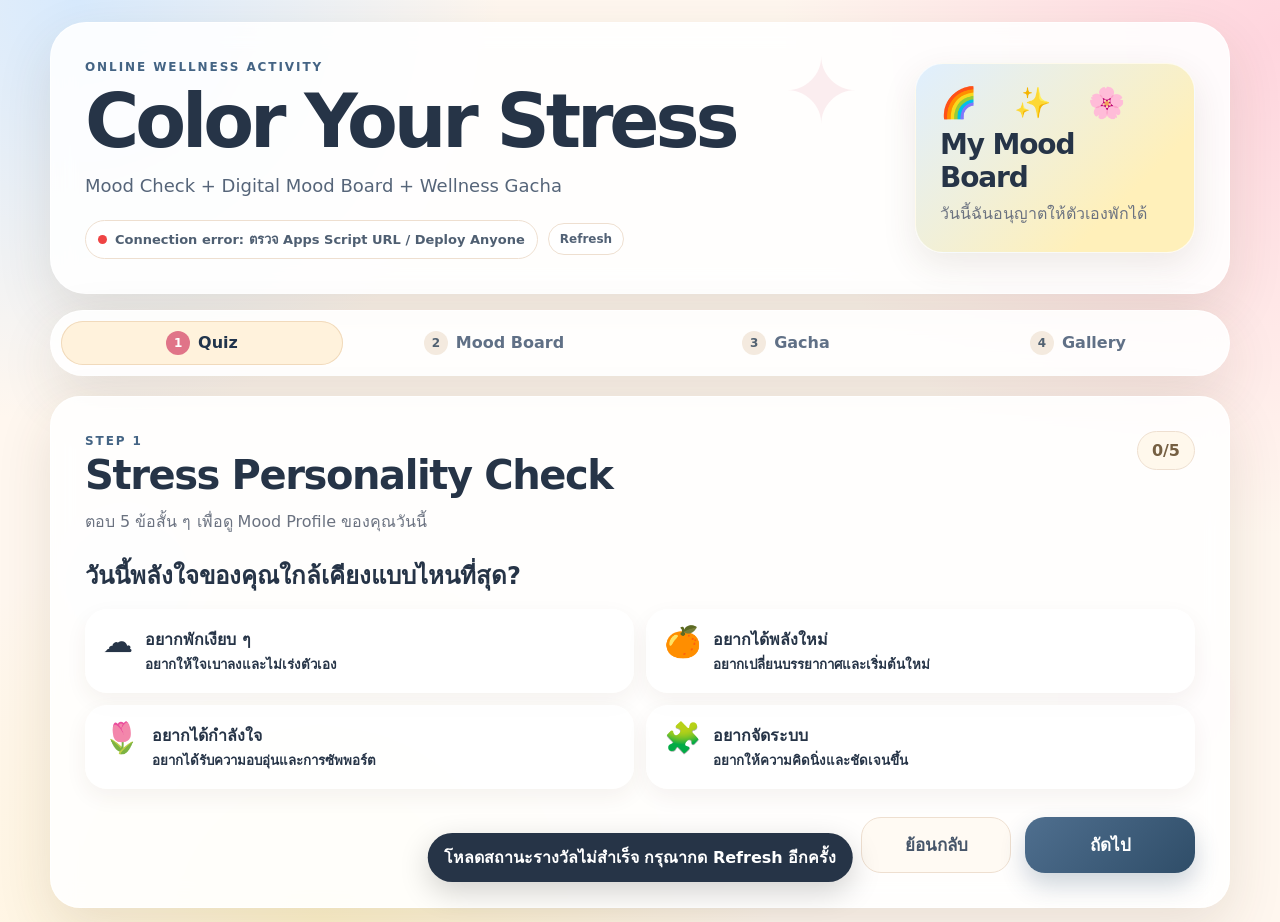
<file: index.html>
<!DOCTYPE html>
<html lang="th">
<head>
  <meta charset="utf-8">
  <meta name="viewport" content="width=device-width, initial-scale=1, viewport-fit=cover">
  <title>Color Your Stress | Wellness Gacha</title>
  <meta name="description" content="Color Your Stress: Mood Profile, Digital Mood Board, Wellness Gacha, Mood Board Gallery">
  <link rel="icon" href="data:image/svg+xml,%3Csvg xmlns='http://www.w3.org/2000/svg' viewBox='0 0 100 100'%3E%3Ctext y='.9em' font-size='88'%3E%F0%9F%8E%A8%3C/text%3E%3C/svg%3E">
  <link rel="stylesheet" href="styles.css?v=36">
</head>
<body>
  <div class="soft-bg" aria-hidden="true"></div>
  <div class="app-shell">
    <header class="hero cute-card">
      <div class="hero-copy">
        <p class="eyebrow">ONLINE WELLNESS ACTIVITY</p>
        <h1>Color Your Stress</h1>
        <p class="subtitle">Mood Check + Digital Mood Board + Wellness Gacha</p>
        <div class="status-row">
          <div id="apiStatus" class="api-badge"><span class="api-dot live"></span><span>ระบบพร้อมใช้งาน</span></div>
          <button class="tiny-btn" onclick="refreshAll()">Refresh</button>
        </div>
      </div>
      <div class="hero-preview" aria-hidden="true">
        <div class="preview-board">
          <span>🌈 ✨ 🌸</span>
          <h3>My Mood Board</h3>
          <p>วันนี้ฉันอนุญาตให้ตัวเองพักได้</p>
        </div>
      </div>
    </header>

    <main>
      <nav class="stepper cute-card" aria-label="Activity Steps">
        <button id="navQuiz" class="step-dot active" onclick="goStep('stepQuiz')"><span>1</span>Quiz</button>
        <button id="navDecorate" class="step-dot" onclick="guardDecorateNav()"><span>2</span>Mood Board</button>
        <button id="navGacha" class="step-dot" onclick="guardGachaNav()"><span>3</span>Gacha</button>
        <button id="navWall" class="step-dot" onclick="goStep('stepWall')"><span>4</span>Gallery</button>
      </nav>

      <section id="stepQuiz" class="panel step active">
        <div class="section-head">
          <div>
            <p class="eyebrow">Step 1</p>
            <h2>Stress Personality Check</h2>
            <p>ตอบ 5 ข้อสั้น ๆ เพื่อดู Mood Profile ของคุณวันนี้</p>
          </div>
          <span class="progress" id="quizProgress">0/5</span>
        </div>
        <div id="quizBox" class="quiz-box"></div>
        <div class="button-row quiz-actions">
          <button class="ghost quiz-nav-btn" onclick="prevQuiz()">ย้อนกลับ</button>
          <button class="primary quiz-nav-btn" id="quizNextBtn" onclick="nextQuiz()">ถัดไป</button>
        </div>
      </section>

      <section id="stepDecorate" class="panel step">
        <div class="section-head">
          <div>
            <p class="eyebrow">Step 2</p>
            <h2>Decorate Your Mood Board</h2>
            <p>เพิ่มสติกเกอร์ อีโมจิ รูปภาพ และข้อความ แล้วลาก / ย่อขยาย / ลบได้อิสระ</p>
          </div>
          <span class="progress" id="profileBadge">Mood Profile</span>
        </div>

        <div class="decorate-layout">
          <div class="toolbox cute-card">
            <div class="mini-tabs">
              <button class="mini-tab active" data-tab="decor" onclick="switchToolTab('decor')">Decor</button>
              <button class="mini-tab" data-tab="text" onclick="switchToolTab('text')">Text</button>
              <button class="mini-tab" data-tab="info" onclick="switchToolTab('info')">Info</button>
            </div>

            <div class="tool-tab" id="tool-info">
              <label>ชื่อ / Nickname *</label>
              <input id="nameInput" placeholder="เช่น Friendly" oninput="syncBoardText()">

              <label>Employee ID * <span class="muted">(ใช้กันหมุนซ้ำ)</span></label>
              <input id="employeeInput" inputmode="numeric" placeholder="เช่น 613363 หรือ EMP001">

              <label>ทีม / แผนก</label>
              <input id="teamInput" placeholder="เช่น CES / EHS / CAL-MED">

              <label>คำให้กำลังใจวันนี้</label>
              <textarea id="affirmInput" maxlength="180" placeholder="เช่น วันนี้ฉันไม่ต้องสมบูรณ์แบบ แค่ค่อย ๆ ดีขึ้นก็พอ" oninput="syncBoardText()"></textarea>
            </div>

            <div class="tool-tab active" id="tool-decor">
              <label>เลือก Mood Color</label>
              <div class="swatches" id="swatches"></div>
              <div class="color-picker-row">
                <input id="customColorInput" type="color" value="#ffe1e7" aria-label="เลือกสีเอง">
                <button class="ghost small" onclick="applyCustomMoodColor()">ใช้สีนี้</button>
              </div>

              <label>Sticker / Emoji</label>
              <div class="stickers" id="stickerPalette"></div>

              <label>เพิ่ม Emoji เอง</label>
              <div class="inline-control">
                <input id="customEmojiInput" placeholder="เช่น 🧸">
                <button class="ghost" onclick="addCustomEmoji()">เพิ่ม</button>
              </div>

              <label>เพิ่มรูปภาพทำ Collage</label>
              <input id="imageInput" type="file" accept="image/*" multiple onchange="handleImageUpload(event)">
              <p class="hint">แนะนำไม่เกิน 3 รูป ระบบจะบีบอัดภาพเพื่อให้บันทึกเร็วขึ้น</p>
            </div>

            <div class="tool-tab" id="tool-text">
              <label>เพิ่มข้อความตกแต่ง</label>
              <div class="inline-control">
                <input id="customTextInput" placeholder="เช่น You did well today">
                <button class="ghost" onclick="addTextItem()">เพิ่ม</button>
              </div>
              <label>ขนาดตัวอักษร</label>
              <input id="textSizeRange" type="range" min="14" max="46" value="24">

              <label>สีข้อความ</label>
              <div class="color-picker-row">
                <input id="textColorInput" type="color" value="#2f4054" aria-label="เลือกสีข้อความ">
                <button class="ghost small" onclick="matchTextColorToMood()">ใช้สีเดียวกับ Mood</button>
              </div>
              <div class="button-row dense">
                <button class="ghost" onclick="removeSelectedItem()">ลบชิ้นที่เลือก</button>
                <button class="ghost" onclick="clearBoardItems()">Reset Mood Board</button>
              </div>
            </div>

            <div class="sticky-actions">
              <button class="ghost reset-board-btn" onclick="clearBoardItems()">🧽 Reset Mood Board</button>
              <button class="submit-board-btn" id="submitBoardBtn" onclick="prepareGacha()">💖 ส่ง Mood Board + ไปหมุน Gacha</button>
            </div>
          </div>

          <div class="board-wrap">
            <div id="cooldownCard" class="cooldown-card theme-0">
              <div class="card-bg-deco deco-a">○</div>
              <div class="card-bg-deco deco-b">✦</div>
              <div class="card-topline">MY MOOD BOARD</div>
              <h3 id="cardName">Your Name</h3>
              <p id="cardProfile">Mood Profile</p>
              <div id="boardCanvas" class="board-canvas" aria-label="Decorate board canvas"></div>
              <p id="cardAffirm">วันนี้ฉันอนุญาตให้ตัวเองพักได้</p>
            </div>
            <div class="board-help">💡 แตะชิ้นงานเพื่อเลือก / ลากเพื่อขยับ / ↻ หมุน / ↘ ย่อขยาย / × ลบ / รูปภาพกด Crop เพื่อครอป</div>
          </div>
        </div>
      </section>

      <section id="stepGacha" class="panel step">
        <div class="section-head">
          <div>
            <p class="eyebrow">Step 3</p>
            <h2>Wellness Gacha</h2>
            <p>ตอบ Evaluation สั้น ๆ แล้วระบบจะหมุนวงล้อให้ทันที</p>
          </div>
        </div>

        <div class="gacha-layout">
          <div class="spin-card cute-card">
            <div class="pointer">▼</div>
            <div id="wheel" class="wheel" aria-label="Wellness Gacha Wheel">
              <span class="wheel-center">Wellness<br>Gacha<small id="wheelLeftText">80 left</small></span>
            </div>
            <div id="spinResult" class="result-box">พร้อมหมุนแล้ว ✨</div>
            <button id="spinBtn" class="primary big" onclick="openEvaluationModal()">ประเมิน + หมุนวงล้อ</button>
          </div>

          <aside class="prize-panel cute-card">
            <div class="section-head compact">
              <div>
                <p class="eyebrow">Prize Status</p>
                <h3>รางวัลที่เหลือ</h3>
              </div>
              <button class="tiny-btn" onclick="loadPrizeStatus()">Refresh</button>
            </div>
            <div class="pool-stats" id="poolStats"></div>
            <h3 class="recent-title">Recent Gacha</h3>
            <div id="recentGachaList" class="recent-list"></div>
          </aside>
        </div>
      </section>

      <section id="stepWall" class="panel step">
        <div class="section-head">
          <div>
            <p class="eyebrow">Step 4</p>
            <h2>Mood Board Gallery</h2>
            <p>รวม Mood Board ที่ส่งแล้ว แตะหัวใจเพื่อส่งกำลังใจให้กัน</p>
          </div>
          <button class="ghost" onclick="refreshWall()">Refresh Gallery</button>
        </div>
        <div id="wallBox" class="wall-grid padlet-grid"></div>
      </section>
    </main>
  </div>

  <div id="profileModal" class="modal-backdrop hidden" role="dialog" aria-modal="true">
    <div class="modal-card cute-card profile-modal-card">
      <button class="modal-close" onclick="closeProfileModal()" aria-label="Close">×</button>
      <div id="profileModalContent"></div>
    </div>
  </div>

  <div id="evaluationModal" class="modal-backdrop hidden" role="dialog" aria-modal="true">
    <div class="modal-card cute-card">
      <button class="modal-close" onclick="closeEvaluationModal()" aria-label="Close">×</button>
      <p class="eyebrow">Last Step</p>
      <h2>Evaluation ก่อนหมุน Gacha</h2>
      <p>ตอบสั้น ๆ แล้ววงล้อจะเริ่มหมุนทันที</p>
      <div class="eval-grid form-style">
        <label>1. ความพึงพอใจโดยรวมต่อกิจกรรม <span class="required">*</span></label>
        <div id="evalOverallStars" class="star-rating" aria-label="ให้คะแนนความพึงพอใจ">
          <button type="button" onclick="setEvalOverall(1)">☆</button>
          <button type="button" onclick="setEvalOverall(2)">☆</button>
          <button type="button" onclick="setEvalOverall(3)">☆</button>
          <button type="button" onclick="setEvalOverall(4)">☆</button>
          <button type="button" onclick="setEvalOverall(5)">☆</button>
        </div>
        <input id="evalOverall" type="hidden" value="0">

        <label>2. หลังจบกิจกรรมรู้สึกอย่างไร <span class="required">*</span><small>(เลือกได้เพียง 1 ข้อ)</small></label>
        <div class="check-list" id="evalFeelings">
          <label><input type="radio" name="evalFeeling" value="ผ่อนคลาย"> 😊 ผ่อนคลาย</label>
          <label><input type="radio" name="evalFeeling" value="มีความสุข"> 😄 มีความสุข</label>
          <label><input type="radio" name="evalFeeling" value="ได้ใช้เวลากับตัวเอง"> 🧘 ได้ใช้เวลากับตัวเอง</label>
          <label><input type="radio" name="evalFeeling" value="ได้พูดคุยกับเพื่อนร่วมงาน"> 🤝 ได้พูดคุยกับเพื่อนร่วมงาน</label>
          <label><input type="radio" name="evalFeeling" value="เฉย ๆ"> 😐 เฉย ๆ</label>
          <label class="other-inline"><input type="radio" name="evalFeeling" value="Other"> Other <input id="evalFeelingOther" placeholder="ระบุเพิ่มเติม"></label>
        </div>

        <label>3. อยากให้มีกิจกรรมลักษณะนี้อีกหรือไม่ <span class="required">*</span></label>
        <div class="radio-list" id="evalWantAgain">
          <label><input type="radio" name="wantAgain" value="อยากมาก"> อยากมาก</label>
          <label><input type="radio" name="wantAgain" value="อยาก"> อยาก</label>
          <label><input type="radio" name="wantAgain" value="เฉยๆ"> เฉยๆ</label>
          <label><input type="radio" name="wantAgain" value="ไม่ต้องมีก็ได้"> ไม่ต้องมีก็ได้</label>
        </div>

        <label>4. ข้อเสนอแนะเพิ่มเติม (ถ้ามี)</label>
        <textarea id="evalComment" placeholder="Enter your answer"></textarea>
      </div>
      <div class="button-row end">
        <button class="ghost" onclick="closeEvaluationModal()">กลับไปแก้ไข</button>
        <button class="primary" onclick="submitEvaluationAndSpin()">ส่งประเมิน + หมุนวงล้อ</button>
      </div>
    </div>
  </div>

  <div id="resultModal" class="modal-backdrop hidden" role="dialog" aria-modal="true">
    <div class="modal-card result-modal cute-card">
      <button class="modal-close" onclick="closeResultModal()" aria-label="Close">×</button>
      <div id="resultModalContent"></div>
    </div>
  </div>

  <div id="loadingOverlay" class="loading-backdrop hidden" role="status" aria-live="polite">
    <div class="loading-card cute-card">
      <div class="loader-heart">💗</div>
      <strong id="loadingTitle">กำลังบันทึกข้อมูล</strong>
      <p id="loadingText">กรุณารอสักครู่...</p>
    </div>
  </div>

  <div id="toast" class="toast"></div>
  <script src="config.js?v=36"></script>
  <script src="app.js?v=36"></script>
</body>
</html>
</file>
<file: styles.css>
:root {
  --bg: #fff7ef;
  --paper: rgba(255,255,255,.88);
  --paper-solid: #ffffff;
  --text: #263447;
  --muted: #6b7280;
  --line: #eedfd0;
  --cream: #fff8ec;
  --pink: #ffe1e7;
  --pink-2: #ffd1dc;
  --blue: #dfefff;
  --mint: #e3f3dc;
  --lav: #e8ddff;
  --yellow: #fff0ba;
  --peach: #ffe1c5;
  --primary: #4f6f8f;
  --primary-dark: #2f4d68;
  --rose: #e07488;
  --green: #77a56c;
  --shadow: 0 20px 55px rgba(77, 56, 35, .12);
  --soft-shadow: 0 12px 35px rgba(77, 56, 35, .10);
  --radius: 30px;
}

* { box-sizing: border-box; }
html { scroll-behavior: smooth; }
body {
  margin: 0;
  min-height: 100vh;
  font-family: Inter, ui-sans-serif, system-ui, -apple-system, BlinkMacSystemFont, "Segoe UI", Tahoma, sans-serif;
  color: var(--text);
  background:
    radial-gradient(circle at 6% 0%, rgba(210,232,255,.88), transparent 28%),
    radial-gradient(circle at 100% 4%, rgba(255,207,219,.85), transparent 32%),
    radial-gradient(circle at 25% 100%, rgba(255,240,186,.65), transparent 34%),
    var(--bg);
}
button, input, textarea, select { font: inherit; }
button { -webkit-tap-highlight-color: transparent; }
.soft-bg::before,
.soft-bg::after {
  content: "";
  position: fixed;
  border-radius: 999px;
  filter: blur(6px);
  opacity: .45;
  pointer-events: none;
  z-index: -1;
}
.soft-bg::before { width: 180px; height: 180px; right: 4%; bottom: 12%; background: var(--pink); }
.soft-bg::after { width: 130px; height: 130px; left: 5%; bottom: 28%; background: var(--blue); }
.app-shell { width: min(1180px, calc(100% - 28px)); margin: 22px auto 72px; }
.cute-card,
.panel {
  background: var(--paper);
  border: 1px solid rgba(255,255,255,.78);
  box-shadow: var(--shadow);
  backdrop-filter: blur(12px);
}
.hero {
  display: grid;
  grid-template-columns: minmax(0, 1fr) 320px;
  gap: 22px;
  padding: clamp(22px, 4vw, 34px);
  border-radius: 36px;
  overflow: hidden;
  position: relative;
}
.hero::after {
  content: "✦";
  position: absolute;
  font-size: 90px;
  color: rgba(224,116,136,.12);
  right: 370px;
  top: 16px;
}
.eyebrow {
  margin: 0 0 8px;
  font-size: 12px;
  letter-spacing: .16em;
  text-transform: uppercase;
  color: #446484;
  font-weight: 900;
}
h1, h2, h3 { color: var(--text); margin-top: 0; }
h1 { margin: 0; font-size: clamp(40px, 7vw, 74px); line-height: .95; letter-spacing: -.055em; }
h2 { font-size: clamp(26px, 4vw, 40px); letter-spacing: -.035em; margin-bottom: 10px; }
h3 { font-size: 22px; margin-bottom: 8px; }
p { color: var(--muted); line-height: 1.75; }
.subtitle { margin: 14px 0 0; font-size: 18px; color: #566579; }
.status-row { display: flex; flex-wrap: wrap; align-items: center; gap: 10px; margin-top: 18px; }
.api-badge {
  display: inline-flex;
  align-items: center;
  gap: 8px;
  border: 1px solid var(--line);
  background: rgba(255,255,255,.75);
  border-radius: 999px;
  padding: 8px 12px;
  font-size: 13px;
  font-weight: 800;
  color: #4f5f72;
}
.api-dot { width: 9px; height: 9px; border-radius: 99px; background: #f59e0b; }
.api-dot.live { background: #22c55e; }
.api-dot.demo { background: #f59e0b; }
.api-dot.off { background: #ef4444; }
.hero-prize-card {
  border-radius: 28px;
  padding: 24px;
  background: linear-gradient(135deg, #dfefff, #fff0ba 72%);
  display: grid;
  align-content: center;
  gap: 4px;
  min-height: 180px;
  border: 1px solid rgba(255,255,255,.62);
}
.hero-prize-card strong { font-size: 34px; letter-spacing: -.04em; }
.sprinkle { font-size: 26px; display: block; margin-bottom: 4px; }
.panel { display: none; margin-top: 20px; border-radius: var(--radius); padding: clamp(20px, 4vw, 34px); }
.panel.active, .step.active { display: block; animation: fadeIn .28s ease both; }
@keyframes fadeIn { from { opacity: 0; transform: translateY(10px); } to { opacity: 1; transform: translateY(0); } }
.hidden { display: none !important; }
.stepper {
  display: grid;
  grid-template-columns: repeat(5, 1fr);
  gap: 8px;
  padding: 10px;
  border-radius: 999px;
  margin-top: 16px;
  overflow: auto;
}
.step-dot {
  border: 0;
  background: transparent;
  color: #607086;
  border-radius: 999px;
  padding: 10px 12px;
  cursor: pointer;
  font-weight: 900;
  white-space: nowrap;
  transition: .18s ease;
}
.step-dot span {
  display: inline-grid;
  place-items: center;
  width: 22px;
  height: 22px;
  margin-right: 6px;
  border-radius: 50%;
  background: #f4eadf;
  color: #516171;
  font-size: 12px;
}
.step-dot.active { background: #fff2dc; color: #21344c; box-shadow: inset 0 0 0 1px #f1dabc; }
.step-dot.active span { background: var(--rose); color: white; }
.intro-grid { display: grid; grid-template-columns: minmax(0, 1fr) 360px; gap: 28px; align-items: center; }
.pill-row { display: flex; flex-wrap: wrap; gap: 10px; margin: 22px 0; }
.pill { background: rgba(255,255,255,.7); border: 1px solid var(--line); color: #41556a; padding: 10px 14px; border-radius: 999px; font-weight: 900; font-size: 13px; }
button {
  border: 0;
  border-radius: 16px;
  padding: 12px 16px;
  cursor: pointer;
  font-weight: 900;
  color: var(--text);
  transition: transform .16s ease, box-shadow .16s ease, opacity .16s ease;
}
button:hover { transform: translateY(-1px); }
button:disabled { opacity: .55; cursor: not-allowed; transform: none; }
.primary { background: linear-gradient(135deg, var(--primary), var(--primary-dark)); color: white; box-shadow: 0 12px 25px rgba(47,77,104,.24); }
.ghost { background: #fffaf3; color: #47566a; border: 1px solid var(--line); }
.big { padding: 15px 22px; font-size: 16px; }
.small { padding: 9px 12px; font-size: 13px; }
.tiny-btn { background: rgba(255,255,255,.65); border: 1px solid var(--line); padding: 8px 11px; border-radius: 999px; color: #526276; font-size: 12px; }
.button-row { display: flex; flex-wrap: wrap; gap: 12px; align-items: center; margin-top: 20px; }
.button-row.end { justify-content: flex-end; }
.button-row.dense { gap: 8px; margin-top: 12px; }
.mock-phone {
  border-radius: 36px;
  padding: 22px;
  background: linear-gradient(145deg, #ffffff, #fff3f3);
  box-shadow: var(--soft-shadow);
  min-height: 330px;
  display: grid;
  place-items: center;
  transform: rotate(1.5deg);
}
.mini-board {
  border-radius: 30px;
  padding: 34px 22px;
  background: linear-gradient(135deg, var(--pink), #fff6ed);
  min-height: 260px;
  text-align: center;
  position: relative;
  overflow: hidden;
}
.mini-board::after { content: ""; position: absolute; right: -28px; bottom: -30px; width: 116px; height: 116px; border-radius: 50%; background: rgba(255,255,255,.5); }
.badge-floating { background: #fffaf3; border: 1px solid var(--line); color: #7a5b42; border-radius: 999px; padding: 7px 12px; font-weight: 900; font-size: 12px; }
.emoji-cloud { margin-top: 28px; font-size: 38px; }
.section-head { display: flex; justify-content: space-between; align-items: flex-start; gap: 18px; margin-bottom: 20px; }
.section-head.compact { align-items: center; margin-bottom: 12px; }
.section-head p { margin: 0; }
.progress { background: #fff8ec; border: 1px solid var(--line); color: #755f42; border-radius: 999px; padding: 9px 14px; font-weight: 900; white-space: nowrap; }
.quiz-box { display: grid; gap: 14px; }
.quiz-question { font-size: 24px; font-weight: 900; color: var(--text); }
.quiz-options { display: grid; grid-template-columns: repeat(2, 1fr); gap: 12px; }
.quiz-option {
  display: flex;
  gap: 12px;
  align-items: flex-start;
  text-align: left;
  background: rgba(255,255,255,.8);
  border: 2px solid transparent;
  padding: 16px;
  border-radius: 22px;
  box-shadow: 0 8px 22px rgba(77,56,35,.06);
}
.quiz-option .emoji { font-size: 30px; line-height: 1; }
.quiz-option strong { display: block; margin-bottom: 2px; }
.quiz-option.selected { border-color: var(--rose); background: #fff4f6; }
.decorate-layout { display: grid; grid-template-columns: 390px minmax(0, 1fr); gap: 24px; align-items: flex-start; }
.toolbox { border-radius: 28px; padding: 18px; position: sticky; top: 16px; }
.mini-tabs, .prize-tabs { display: flex; gap: 8px; margin-bottom: 16px; overflow-x: auto; }
.mini-tab { background: #fffaf3; border: 1px solid var(--line); color: #6a5a48; padding: 9px 12px; border-radius: 999px; font-size: 13px; white-space: nowrap; }
.mini-tab.active { background: var(--pink); color: #4f2f3a; border-color: #f5bfca; }
.tool-tab { display: none; }
.tool-tab.active { display: block; }
label { display: block; margin: 14px 0 7px; color: #34495e; font-size: 14px; font-weight: 900; }
input, textarea, select {
  width: 100%;
  border: 1px solid var(--line);
  background: rgba(255,255,255,.78);
  color: var(--text);
  border-radius: 16px;
  padding: 12px 13px;
  outline: none;
}
textarea { resize: vertical; min-height: 88px; }
input:focus, textarea:focus, select:focus { border-color: #d7a7ad; box-shadow: 0 0 0 4px rgba(224,116,136,.10); }
.muted, .hint { color: var(--muted); font-size: 12px; }
.inline-control { display: grid; grid-template-columns: 1fr auto; gap: 8px; }
.swatches, .stickers { display: flex; flex-wrap: wrap; gap: 8px; }
.swatch {
  width: 40px; height: 40px; border-radius: 14px;
  border: 2px solid white; box-shadow: inset 0 0 0 1px #dfd0c2, 0 4px 10px rgba(0,0,0,.04); cursor: pointer;
}
.swatch.active { outline: 3px solid #90b7de; }
.sticker-btn {
  min-width: 46px;
  height: 42px;
  display: grid;
  place-items: center;
  font-size: 22px;
  background: #fffaf3;
  border: 1px solid var(--line);
  border-radius: 14px;
  padding: 0;
}
.sticky-actions { position: sticky; bottom: 0; background: linear-gradient(180deg, transparent, rgba(255,255,255,.96) 24%); padding-top: 14px; }
.board-wrap { display: grid; justify-items: center; gap: 10px; min-width: 0; }
.cooldown-card {
  width: min(100%, 520px);
  aspect-ratio: 4 / 3;
  min-height: 390px;
  border-radius: 34px;
  padding: 26px;
  position: relative;
  overflow: hidden;
  box-shadow: var(--shadow);
  border: 1px solid rgba(255,255,255,.9);
  background: linear-gradient(135deg, #ffe1e7, #fff8ec);
  touch-action: none;
}
.cooldown-card.theme-0 { background: linear-gradient(135deg, #ffe1e7, #fff8ec); }
.cooldown-card.theme-1 { background: linear-gradient(135deg, #dfefff, #fff8ec); }
.cooldown-card.theme-2 { background: linear-gradient(135deg, #e3f3dc, #fff8ec); }
.cooldown-card.theme-3 { background: linear-gradient(135deg, #e8ddff, #fff8ec); }
.cooldown-card.theme-4 { background: linear-gradient(135deg, #fff0ba, #ffe1c5); }
.card-bg-deco { position: absolute; pointer-events: none; color: rgba(255,255,255,.52); font-weight: 900; }
.deco-a { right: -18px; bottom: -34px; font-size: 160px; }
.deco-b { right: 30px; top: 24px; font-size: 34px; }
.card-topline { position: relative; z-index: 2; letter-spacing: .18em; font-size: 12px; font-weight: 900; color: #607087; text-transform: uppercase; }
.cooldown-card h3 { position: relative; z-index: 2; font-size: clamp(28px, 5vw, 42px); letter-spacing: -.04em; margin: 18px 0 6px; }
.cooldown-card > p { position: relative; z-index: 2; margin: 0; color: #607087; }
#cardAffirm { position: absolute; left: 26px; right: 26px; bottom: 26px; z-index: 3; color: #506071; max-height: 52px; overflow: hidden; }
.board-canvas { position: absolute; inset: 120px 22px 82px; z-index: 4; overflow: hidden; border-radius: 22px; }
.board-item {
  position: absolute;
  left: 40px; top: 40px;
  min-width: 36px;
  min-height: 36px;
  display: grid;
  place-items: center;
  cursor: grab;
  user-select: none;
  touch-action: none;
  border: 2px solid transparent;
  border-radius: 12px;
  transform-origin: center;
}
.board-item:active { cursor: grabbing; }
.board-item.selected { border-color: rgba(224,116,136,.8); background: rgba(255,255,255,.22); }
.board-item.emoji { font-size: 36px; filter: drop-shadow(0 6px 6px rgba(0,0,0,.10)); }
.board-item.text {
  padding: 6px 10px;
  background: rgba(255,255,255,.55);
  color: #2f4054;
  font-weight: 900;
  white-space: nowrap;
  box-shadow: 0 7px 16px rgba(77,56,35,.08);
}
.board-item.image { background: rgba(255,255,255,.4); overflow: hidden; box-shadow: 0 8px 18px rgba(77,56,35,.14); }
.board-item.image img { width: 100%; height: 100%; object-fit: cover; pointer-events: none; border-radius: 10px; }
.board-help { color: #607087; font-size: 12px; text-align: center; }
.gacha-layout { display: grid; grid-template-columns: minmax(0, .95fr) minmax(330px, .75fr); gap: 24px; align-items: flex-start; }
.spin-card { border-radius: 30px; padding: 28px; display: grid; place-items: center; gap: 18px; min-height: 560px; }
.pointer { color: var(--rose); font-size: 34px; line-height: 1; filter: drop-shadow(0 6px 8px rgba(224,116,136,.22)); }
.wheel {
  width: min(72vw, 330px);
  height: min(72vw, 330px);
  border-radius: 50%;
  background: repeating-conic-gradient(from 0deg, #dfefff 0deg 6deg, #fff0ba 6deg 12deg, #ffe1e7 12deg 18deg, #e3f3dc 18deg 24deg, #e8ddff 24deg 30deg, #fff8ec 30deg 36deg);
  border: 12px solid rgba(255,255,255,.86);
  box-shadow: inset 0 0 0 1px #e8ded4, 0 24px 55px rgba(77,56,35,.14);
  display: grid;
  place-items: center;
  transition: transform 3.6s cubic-bezier(.15,.85,.18,1);
}
.wheel span { display: grid; place-items: center; width: 108px; height: 108px; border-radius: 50%; background: white; color: #40566d; font-weight: 950; text-align: center; box-shadow: 0 8px 20px rgba(0,0,0,.08); }
.result-box {
  width: min(100%, 520px);
  background: #fffaf3;
  border: 1px solid var(--line);
  border-radius: 18px;
  padding: 16px;
  color: #4d5d70;
  text-align: center;
  font-weight: 800;
}
.result-box.loading::after { content: ""; display: inline-block; width: 10px; height: 10px; margin-left: 8px; border: 2px solid #d7c8b8; border-top-color: var(--rose); border-radius: 50%; animation: spin .8s linear infinite; }
@keyframes spin { to { transform: rotate(360deg); } }
.prize-panel { border-radius: 30px; padding: 20px; max-height: 660px; overflow: hidden; }
.pool-stats { display: grid; grid-template-columns: repeat(3, 1fr); gap: 8px; margin-bottom: 12px; }
.pool-stat { background: #fffaf3; border: 1px solid var(--line); border-radius: 18px; padding: 10px; }
.pool-stat span { display: block; color: var(--muted); font-size: 11px; font-weight: 900; }
.pool-stat strong { display: block; font-size: 20px; }
.prize-list, .recent-list { max-height: 420px; overflow: auto; padding-right: 6px; }
.prize-row, .recent-row {
  display: grid;
  grid-template-columns: auto 1fr;
  gap: 10px;
  padding: 10px;
  border-radius: 18px;
  background: rgba(255,255,255,.68);
  border: 1px solid var(--line);
  margin-bottom: 8px;
}
.prize-no { width: 32px; height: 32px; border-radius: 50%; display: grid; place-items: center; background: var(--blue); font-weight: 950; font-size: 12px; color: #41566c; }
.prize-row.claimed { opacity: .45; text-decoration: line-through; display: none; }
.prize-name { font-weight: 900; color: #33475d; }
.prize-type { color: var(--muted); font-size: 12px; }
.wall-grid { display: grid; grid-template-columns: repeat(3, 1fr); gap: 16px; }
.wall-card {
  border-radius: 26px;
  padding: 16px;
  background: rgba(255,255,255,.78);
  border: 1px solid var(--line);
  box-shadow: var(--soft-shadow);
  overflow: hidden;
}
.wall-image { width: 100%; aspect-ratio: 4 / 3; object-fit: cover; border-radius: 20px; background: #fff8ec; border: 1px solid var(--line); margin-bottom: 12px; }
.mini-stickers { font-size: 26px; min-height: 44px; margin-bottom: 8px; }
.vote-btn { width: 100%; background: #fff2dc; border: 1px solid #efd7b7; color: #6f5a3e; }
.admin-grid { display: grid; grid-template-columns: repeat(4, 1fr); gap: 12px; }
.admin-card { border-radius: 22px; background: #fffaf3; border: 1px solid var(--line); padding: 16px; }
.admin-card span { color: var(--muted); font-size: 12px; font-weight: 900; }
.admin-card strong { display: block; font-size: 30px; margin-top: 4px; }
.modal-backdrop {
  position: fixed; inset: 0; z-index: 50;
  background: rgba(38,52,71,.36);
  backdrop-filter: blur(7px);
  display: grid;
  place-items: center;
  padding: 18px;
}
.modal-card { width: min(720px, 100%); max-height: min(90vh, 820px); overflow: auto; border-radius: 30px; padding: 26px; position: relative; }
.modal-close { position: absolute; right: 18px; top: 14px; width: 40px; height: 40px; border-radius: 50%; padding: 0; background: #fff4f6; color: #744b57; }
.eval-grid { display: grid; gap: 8px; }
.result-modal { text-align: center; }
.result-badge { font-size: 60px; margin-bottom: 8px; }
.claim-box { background: #fff8ec; border: 1px dashed #c49c6b; border-radius: 20px; padding: 14px; color: #5c4b38; margin-top: 16px; }
.toast {
  position: fixed; left: 50%; bottom: 18px; transform: translateX(-50%) translateY(20px);
  z-index: 80;
  background: #263447;
  color: white;
  padding: 12px 16px;
  border-radius: 999px;
  opacity: 0;
  pointer-events: none;
  transition: .22s ease;
  box-shadow: 0 10px 30px rgba(0,0,0,.18);
  max-width: min(92vw, 650px);
  text-align: center;
  font-weight: 800;
}
.toast.show { opacity: 1; transform: translateX(-50%) translateY(0); }

@media (max-width: 980px) {
  .hero, .intro-grid, .decorate-layout, .gacha-layout { grid-template-columns: 1fr; }
  .hero-prize-card { min-height: auto; }
  .toolbox { position: static; }
  .wall-grid { grid-template-columns: repeat(2, 1fr); }
  .admin-grid { grid-template-columns: repeat(2, 1fr); }
  .pool-stats { grid-template-columns: repeat(3, 1fr); }
}
@media (max-width: 640px) {
  .app-shell { width: min(100% - 18px, 1180px); margin-top: 10px; }
  .hero, .panel { border-radius: 24px; padding: 18px; }
  .stepper { border-radius: 22px; grid-template-columns: repeat(5, max-content); }
  .step-dot { padding: 8px 10px; font-size: 12px; }
  .quiz-options { grid-template-columns: 1fr; }
  .cooldown-card { min-height: 430px; border-radius: 26px; padding: 20px; }
  .board-canvas { inset: 122px 18px 92px; }
  #cardAffirm { left: 20px; right: 20px; bottom: 20px; }
  .wall-grid { grid-template-columns: 1fr; }
  .admin-grid { grid-template-columns: 1fr; }
  .section-head { display: block; }
  .progress { display: inline-block; margin-top: 8px; }
  .spin-card { min-height: auto; }
  .prize-panel { max-height: none; }
  .prize-list, .recent-list { max-height: 300px; }
  .modal-card { padding: 22px 16px; }
}

/* V4 additions */
.color-picker-row { display: flex; align-items: center; gap: 10px; margin: 8px 0 12px; }
.color-picker-row input[type="color"] { width: 54px; height: 42px; padding: 3px; border-radius: 14px; border: 1px solid var(--line); background: #fffaf3; }
.board-canvas { touch-action: none; }
.board-item { will-change: left, top, transform; }
.pending-badge { display: inline-flex; width: max-content; align-items: center; margin: 6px 0; padding: 4px 8px; border-radius: 999px; background: #fff0ba; color: #6b5731; font-size: 11px; font-weight: 900; }
.required { color: #d86b7e; }
.form-style label small { display: block; color: var(--muted); font-size: 12px; margin-top: 3px; }
.star-rating { display: flex; gap: 10px; padding: 4px 0 14px; }
.star-rating button { width: 38px; height: 38px; border: 0; background: transparent; box-shadow: none; font-size: 30px; line-height: 1; color: #8d92a0; padding: 0; }
.star-rating button.active { color: #d9851f; transform: translateY(-1px) scale(1.04); }
.check-list, .radio-list { display: grid; gap: 8px; margin-bottom: 12px; }
.check-list label, .radio-list label { display: flex; align-items: center; gap: 10px; min-height: 38px; padding: 8px 10px; border: 1px solid rgba(238,223,208,.72); border-radius: 16px; background: rgba(255,250,243,.74); font-weight: 800; }
.check-list input[type="checkbox"], .check-list input[type="radio"], .radio-list input[type="radio"] { width: 18px; height: 18px; accent-color: #d86b7e; }
.other-inline { flex-wrap: wrap; }
.other-inline input[type="text"], .other-inline input:not([type]) { flex: 1 1 180px; min-width: 150px; }
@media (max-width: 640px) {
  .star-rating { gap: 6px; }
  .star-rating button { width: 34px; height: 34px; font-size: 28px; }
  .sticky-actions { position: sticky; bottom: 8px; background: rgba(255,255,255,.86); backdrop-filter: blur(8px); border-radius: 20px; padding: 8px; z-index: 5; }
}

/* ===== V7 performance + cute responsive adjustments ===== */
.hero { grid-template-columns: minmax(0, 1fr) 280px; }
.hero-preview { display:grid; place-items:center; }
.preview-board { width:100%; min-height:170px; border-radius:28px; padding:24px; background:linear-gradient(135deg,#dfefff,#fff0ba 74%); border:1px solid rgba(255,255,255,.7); box-shadow: var(--soft-shadow); }
.preview-board span { font-size:30px; display:block; margin-bottom:10px; }
.preview-board h3 { margin:0 0 6px; font-size:28px; letter-spacing:-.04em; }
.preview-board p { margin:0; }
.stepper { grid-template-columns: repeat(4, minmax(124px,1fr)); }
.quiz-result-actions { display:flex; flex-wrap:wrap; gap:10px; justify-content:center; margin-top:20px; }
.profile-modal-card { max-width: 640px; text-align:center; }
.profile-icon { width:82px; height:82px; display:grid; place-items:center; margin:0 auto 14px; border-radius:28px; font-size:44px; background:linear-gradient(135deg,var(--pink),var(--yellow)); box-shadow: var(--soft-shadow); }
.profile-summary { background:#fffaf3; border:1px solid var(--line); border-radius:24px; padding:18px; margin:18px 0; text-align:left; }
.profile-summary p { margin:8px 0; }
.tip-grid { display:grid; grid-template-columns:repeat(3,1fr); gap:10px; margin-top:14px; }
.tip-card { background:#f8fbff; border:1px solid #e0eaf5; border-radius:20px; padding:13px; font-weight:800; color:#405369; }
.submit-board-btn { width:100%; background:linear-gradient(135deg,#ff8aac,#ffbf69); color:#fff; box-shadow:0 16px 30px rgba(224,116,136,.26); padding:16px 18px; border-radius:20px; font-size:16px; }
.sticky-actions { display:grid; grid-template-columns: 1fr; gap:10px; margin-top:22px; }
.sticky-actions .ghost { width:100%; }
.board-canvas { touch-action:none; }
.board-item { touch-action:none; user-select:none; position:absolute; min-width:26px; min-height:26px; display:grid; place-items:center; cursor:grab; filter: drop-shadow(0 4px 4px rgba(0,0,0,.16)); }
.board-item:active { cursor:grabbing; }
.board-item.selected { outline:2px dashed rgba(79,111,143,.88); outline-offset:5px; z-index:20; }
.board-item .delete-handle, .board-item .resize-handle { display:none; }
.board-item.selected .delete-handle, .board-item.selected .resize-handle { display:grid; }
.delete-handle { position:absolute; right:-13px; top:-15px; width:24px; height:24px; border-radius:99px; background:#fff; color:#d84a68; border:1px solid #ffd0d9; place-items:center; font-size:15px; font-weight:900; box-shadow:0 5px 12px rgba(0,0,0,.13); cursor:pointer; z-index:3; }
.resize-handle { position:absolute; right:-12px; bottom:-12px; width:22px; height:22px; border-radius:8px; background:#fff8ec; border:1px solid #e8d2bc; place-items:center; font-size:12px; color:#7c644b; cursor:nwse-resize; box-shadow:0 4px 10px rgba(0,0,0,.12); z-index:3; }
.board-item.image img { width:100%; height:100%; object-fit:cover; border-radius:14px; display:block; }
.board-item.text { background:rgba(255,255,255,.66); border:1px solid rgba(238,223,208,.8); border-radius:14px; padding:5px 9px; font-weight:900; color:#2f4054; white-space:nowrap; }
.cooldown-card { width:min(100%,520px); aspect-ratio:4/3; min-height:auto; }
.board-wrap { display:grid; place-items:center; align-content:center; }
.board-help { margin-top:12px; color:#6b7280; font-size:12px; text-align:center; }
.loading-backdrop { position:fixed; inset:0; background:rgba(38,52,71,.34); backdrop-filter:blur(5px); z-index:1000; display:grid; place-items:center; padding:20px; }
.loading-card { width:min(360px,100%); border-radius:28px; padding:26px; text-align:center; background:rgba(255,255,255,.94); }
.loader-heart { width:64px; height:64px; margin:0 auto 14px; border-radius:24px; display:grid; place-items:center; background:linear-gradient(135deg,#ffe1e7,#fff0ba); font-size:34px; animation:pulseHeart 1s ease-in-out infinite; }
@keyframes pulseHeart { 0%,100%{ transform:scale(1); } 50%{ transform:scale(1.08); } }
.wheel { position:relative; overflow:hidden; }
.wheel-label { position:absolute; font-size:13px; font-weight:900; color:#34475e; background:rgba(255,255,255,.7); padding:4px 7px; border-radius:999px; transform-origin:center; }
.wheel-label.l1 { left:50%; top:18%; transform:translateX(-50%) rotate(0deg); }
.wheel-label.l2 { right:14%; top:36%; transform:rotate(35deg); }
.wheel-label.l3 { right:18%; bottom:28%; transform:rotate(95deg); }
.wheel-label.l4 { left:50%; bottom:16%; transform:translateX(-50%) rotate(180deg); }
.wheel-label.l5 { left:15%; bottom:30%; transform:rotate(225deg); }
.wheel-label.l6 { left:13%; top:36%; transform:rotate(295deg); }
.wheel-center { position:absolute; left:50%; top:50%; transform:translate(-50%,-50%); width:96px; height:96px; border-radius:50%; background:#fff; display:grid; place-items:center; text-align:center; z-index:3; box-shadow: inset 0 0 0 1px #eef2f7; }
.pool-stats { display:grid; grid-template-columns:repeat(2,1fr); gap:10px; }
.pool-stat { background:#fffaf3; border:1px solid var(--line); border-radius:18px; padding:12px; }
.pool-stat span { display:block; font-size:12px; color:#6b7280; font-weight:800; }
.pool-stat strong { font-size:28px; letter-spacing:-.04em; }
.recent-title { margin-top:20px; }
.recent-row { display:flex; gap:10px; align-items:center; padding:10px 0; border-bottom:1px solid #f1e6dc; }
.recent-row:last-child { border-bottom:0; }
.recent-pill { background:#fff0ba; border:1px solid #edd99a; border-radius:999px; padding:6px 10px; font-weight:900; }
.padlet-grid { columns:3 260px; column-gap:16px; display:block; }
.wall-card { break-inside:avoid; margin:0 0 16px; background:rgba(255,255,255,.88); border:1px solid var(--line); border-radius:24px; padding:14px; box-shadow: var(--soft-shadow); }
.wall-card h3 { font-size:19px; margin:12px 0 4px; }
.wall-meta { display:flex; flex-wrap:wrap; gap:6px; margin:8px 0 10px; }
.wall-pill { background:#fff0ba; border-radius:999px; padding:6px 9px; font-size:12px; font-weight:900; color:#675437; }
.wall-image { width:100%; border-radius:18px; display:block; border:1px solid rgba(238,223,208,.9); background:#fffaf3; }
.mini-stickers { min-height:160px; display:grid; place-items:center; background:linear-gradient(135deg,#ffe1e7,#fff8ec); border-radius:18px; font-size:34px; padding:16px; }
.like-btn { width:100%; background:#fff2dc; border:1px solid #f1d4a9; color:#6b4b28; border-radius:17px; padding:12px; font-weight:900; }
.like-btn.liked { background:#ffe1e7; color:#9f2945; }
.result-modal h3 { background:linear-gradient(135deg,#fff0ba,#ffe1e7); border-radius:22px; padding:20px; font-size:24px; }
.result-badge { font-size:44px; text-align:center; }
.claim-box { background:#f5fbff; border:1px solid #dcecf7; border-radius:20px; padding:16px; margin:16px 0; text-align:center; }
@media (max-width: 920px) {
  .hero { grid-template-columns:1fr; }
  .hero::after { right:20px; }
  .hero-preview { display:none; }
  .decorate-layout, .gacha-layout, .intro-grid { grid-template-columns:1fr; }
  .toolbox { order:2; }
  .board-wrap { order:1; }
  .tip-grid { grid-template-columns:1fr; }
}
@media (max-width: 640px) {
  .app-shell { width:min(100% - 18px, 1180px); margin:10px auto 48px; }
  .hero, .panel { border-radius:24px; padding:18px; }
  h1 { font-size:44px; }
  h2 { font-size:28px; }
  .subtitle { font-size:15px; }
  .stepper { border-radius:22px; grid-template-columns:repeat(4, minmax(88px,1fr)); padding:8px; gap:6px; }
  .step-dot { padding:9px 8px; font-size:12px; }
  .step-dot span { display:block; margin:0 auto 4px; }
  .section-head { flex-direction:column; }
  .quiz-options { grid-template-columns:1fr; }
  .quiz-option { padding:14px; border-radius:18px; }
  .toolbox { padding:14px; border-radius:22px; }
  .cooldown-card { width:100%; max-width:420px; }
  .gacha-layout { gap:16px; }
  .wheel { width:min(280px,80vw); height:min(280px,80vw); }
  .modal-card { width:min(100%, 560px); max-height:88vh; overflow:auto; border-radius:24px; padding:20px; }
  .padlet-grid { columns:1; }
  .button-row.end { justify-content:stretch; }
  .button-row.end button { flex:1; }
}

/* ===== V8 interaction / speed / responsive fixes ===== */
.cooldown-card { min-height: 430px; }
.board-canvas { inset: 0 !important; z-index: 6; overflow: hidden; border-radius: 34px; pointer-events: none; }
.board-item { pointer-events: auto; }
.card-topline, .cooldown-card h3, .cooldown-card > p, #cardAffirm { z-index: 5; pointer-events: none; }
.board-item.selected { outline: 2px dashed rgba(79,111,143,.9); outline-offset: 5px; background: rgba(255,255,255,.18); }
.board-item .delete-handle,
.board-item .resize-handle,
.board-item .rotate-handle,
.board-item .crop-handle { display: none; }
.board-item.selected .delete-handle,
.board-item.selected .resize-handle,
.board-item.selected .rotate-handle,
.board-item.selected .crop-handle { display: grid; }
.delete-handle, .resize-handle, .rotate-handle, .crop-handle { position: absolute; border: 1px solid #f2d3cf; background: #fff; box-shadow: 0 6px 15px rgba(0,0,0,.16); z-index: 30; touch-action: none; }
.delete-handle { right: -16px; top: -18px; width: 28px; height: 28px; border-radius: 99px; color: #d84a68; place-items: center; padding: 0; font-size: 16px; }
.rotate-handle { left: -16px; top: -18px; width: 28px; height: 28px; border-radius: 99px; place-items: center; color: #4f6f8f; cursor: grab; }
.resize-handle { right: -15px; bottom: -15px; width: 26px; height: 26px; border-radius: 10px; place-items: center; color: #7c644b; cursor: nwse-resize; }
.crop-handle { left: 50%; transform: translateX(-50%); bottom: -34px; min-width: 54px; height: 26px; border-radius: 999px; place-items: center; padding: 0 9px; color: #6b4b28; font-size: 11px; font-weight: 900; }
.reset-board-btn { width: 100%; border-color: #f3c5c8; background: #fff4f6; color: #a83f55; }
.sticky-actions { gap: 10px; }
.submit-board-btn { font-size: 17px; min-height: 58px; }
.board-help { max-width: 520px; line-height: 1.65; }
.color-picker-row input[type="color"] { cursor: pointer; }
.result-box small { display: block; margin-top: 4px; color: #6b7280; font-weight: 900; }
.result-box .ghost { margin-top: 12px; }
.compact-claim { font-size: 12px; line-height: 1.7; margin: 12px auto 0; padding: 12px; border-style: solid; background: #f7fbff; color: #506071; }
.wheel-center { font-size: 15px; }
.wheel-center small { display: block; margin-top: 4px; font-size: 11px; color: #7a8aa1; font-weight: 900; }
.time-pill { background: #f5fbff; color: #4f647d; }
@media (min-width: 980px) {
  .cooldown-card { width: min(100%, 600px); }
  .decorate-layout { grid-template-columns: 390px minmax(560px, 1fr); }
}
@media (max-width: 640px) {
  .cooldown-card { min-height: 470px; }
  .delete-handle, .rotate-handle { width: 32px; height: 32px; }
  .resize-handle { width: 30px; height: 30px; }
  .crop-handle { bottom: -38px; height: 30px; }
  .board-help { font-size: 11px; }
  .submit-board-btn { min-height: 62px; }
  .pool-stats { grid-template-columns: 1fr 1fr; }
  .spin-card { padding: 18px; }
}

/* ===== V9 polish: reliable controls, emoji rendering, clean gacha/gallery ===== */
.sticker-btn,
.board-item.emoji,
.quiz-emoji,
.result-badge,
.loader-heart,
.preview-board span,
.emoji-font {
  font-family: "Apple Color Emoji", "Segoe UI Emoji", "Segoe UI Symbol", "Noto Color Emoji", sans-serif !important;
  line-height: 1;
}
.stickers { grid-template-columns: repeat(5, minmax(42px, 1fr)); gap: 9px; }
.sticker-btn { min-height: 44px; font-size: 25px; border-radius: 14px; background:#fffaf3; }
.board-item { pointer-events: auto !important; transform-origin: center center; }
.delete-handle,
.rotate-handle,
.resize-handle,
.crop-handle {
  pointer-events: auto !important;
  user-select: none;
  -webkit-user-select: none;
  display: none;
  align-items: center;
  justify-content: center;
  font-family: Arial, sans-serif !important;
  font-weight: 950;
}
.board-item.selected .delete-handle,
.board-item.selected .rotate-handle,
.board-item.selected .resize-handle,
.board-item.selected .crop-handle { display: grid !important; }
.delete-handle { right:-18px !important; top:-20px !important; width:34px !important; height:34px !important; font-size:20px !important; background:#fff4f6 !important; color:#d84a68 !important; }
.rotate-handle { left:-18px !important; top:-20px !important; width:34px !important; height:34px !important; border-radius:99px !important; background:#f5fbff !important; color:#4f6f8f !important; cursor:grab !important; }
.resize-handle { right:-17px !important; bottom:-17px !important; width:32px !important; height:32px !important; border-radius:12px !important; background:#fff8ec !important; color:#7c644b !important; cursor:nwse-resize !important; }
.crop-handle { left:50% !important; transform:translateX(-50%) !important; bottom:-40px !important; min-width:62px !important; height:30px !important; background:#fff0ba !important; }
.board-item.selected { z-index: 80 !important; outline: 2px dashed rgba(79,111,143,.95) !important; outline-offset: 6px !important; }
.board-canvas { pointer-events: none !important; }
.cooldown-card { overflow: visible; }
.board-wrap { overflow: visible; padding-bottom: 26px; }
.prize-panel { overflow: visible; }
.pool-stats { grid-template-columns: repeat(3, 1fr); }
.pool-stat.available-total { background: linear-gradient(135deg,#fff0ba,#ffe1e7); }
.recent-list { max-height: 310px; overflow:auto; padding-right: 4px; }
.recent-row { background: rgba(255,255,255,.72); border:1px solid var(--line); border-radius:16px; padding:10px 12px; margin-bottom:8px; justify-content:space-between; }
.result-modal .modal-card, .result-modal { text-align:center; }
.result-type-pill { display:inline-flex; align-items:center; justify-content:center; padding:8px 14px; border-radius:999px; background:#f5fbff; color:#4f647d; font-weight:900; }
.button-row.center { justify-content:center; }
.wall-card { transition: transform .18s ease, box-shadow .18s ease; }
.wall-card:hover { transform: translateY(-2px); }
.wall-time { display:block; margin-top:6px; color:#7a8aa1; font-size:11px; font-weight:800; }
.wall-image { min-height: 180px; object-fit: cover; }
@media (max-width: 640px) {
  .stickers { grid-template-columns: repeat(4, minmax(42px, 1fr)); }
  .pool-stats { grid-template-columns: 1fr; }
  .gacha-layout { grid-template-columns: 1fr; }
  .recent-list { max-height: 240px; }
  .delete-handle, .rotate-handle { width:36px !important; height:36px !important; }
  .resize-handle { width:34px !important; height:34px !important; }
  .crop-handle { bottom:-42px !important; }
}


/* ===== V10 stability, controls and mobile polish ===== */
:root { --emoji-font: "Apple Color Emoji", "Segoe UI Emoji", "Segoe UI Symbol", "Noto Color Emoji", sans-serif; }
.emoji-font, .sticker-btn, .board-item.emoji, .preview-board span, .result-badge, .loader-heart { font-family: var(--emoji-font) !important; }
.decorate-layout { align-items: start; }
.board-wrap { min-width: 0; }
.cooldown-card {
  width: min(100%, 640px) !important;
  aspect-ratio: 4 / 3;
  min-height: 430px;
  overflow: visible !important;
  isolation: isolate;
}
.board-canvas {
  position: absolute !important;
  inset: 0 !important;
  z-index: 12 !important;
  pointer-events: none !important;
  overflow: hidden !important;
  border-radius: inherit !important;
}
.card-bg-deco { z-index: 1; }
.card-topline, .cooldown-card h3, .cooldown-card > p, #cardAffirm { position: relative; z-index: 5; pointer-events: none; }
#cardAffirm { position: absolute; z-index: 5; }
.board-item {
  pointer-events: auto !important;
  touch-action: none !important;
  user-select: none !important;
  -webkit-user-select: none !important;
  transform-origin: center center !important;
  border: 1px solid transparent;
  position: absolute;
  z-index: 20;
}
.board-item.selected { z-index: 80 !important; outline: 2px dashed rgba(79,111,143,.95) !important; outline-offset: 6px !important; background: rgba(255,255,255,.18); }
.board-item.emoji { font-size: 38px; min-width: 40px; min-height: 40px; display: grid; place-items: center; }
.delete-handle, .rotate-handle, .resize-handle, .crop-handle {
  pointer-events: auto !important;
  touch-action: none !important;
  position: absolute !important;
  display: none !important;
  place-items: center !important;
  border: 1px solid #f2d3cf !important;
  background: #fff !important;
  box-shadow: 0 8px 18px rgba(38,52,71,.18) !important;
  z-index: 999 !important;
  padding: 0 !important;
  font-family: Inter, system-ui, sans-serif !important;
}
.board-item.selected .delete-handle, .board-item.selected .rotate-handle, .board-item.selected .resize-handle, .board-item.selected .crop-handle { display: grid !important; }
.delete-handle { right: -19px !important; top: -21px !important; width: 36px !important; height: 36px !important; border-radius: 99px !important; color: #d84a68 !important; font-size: 22px !important; background: #fff4f6 !important; }
.rotate-handle { left: -19px !important; top: -21px !important; width: 36px !important; height: 36px !important; border-radius: 99px !important; color: #4f6f8f !important; font-size: 18px !important; background: #f4fbff !important; }
.resize-handle { right: -18px !important; bottom: -18px !important; width: 34px !important; height: 34px !important; border-radius: 12px !important; color: #7c644b !important; font-size: 15px !important; background: #fff8ec !important; }
.crop-handle { left: 50% !important; transform: translateX(-50%) !important; bottom: -38px !important; min-width: 62px !important; height: 30px !important; border-radius: 999px !important; font-size: 11px !important; font-weight: 900 !important; color: #6b4b28 !important; background: #fff8ec !important; }
.stickers { grid-template-columns: repeat(5, minmax(44px, 1fr)) !important; gap: 10px !important; }
.sticker-btn { min-height: 46px !important; font-size: 25px !important; display: grid; place-items: center; background: #fffaf3; }
.sticky-actions { position: sticky; bottom: 0; z-index: 30; background: linear-gradient(180deg, rgba(255,255,255,0), rgba(255,255,255,.96) 18%); padding-top: 18px; }
.submit-board-btn { width: 100%; min-height: 64px; font-size: 17px; border-radius: 20px; background: linear-gradient(135deg,#e07488,#4f6f8f); color: white; box-shadow: 0 16px 30px rgba(79,111,143,.25); }
.reset-board-btn { width: 100%; }
.gacha-layout { grid-template-columns: minmax(0, 1fr) minmax(300px, 420px); align-items: start; }
.pool-stats { grid-template-columns: repeat(3, minmax(0,1fr)) !important; }
.pool-stat.available-total { background: linear-gradient(135deg,#fff0ba,#ffe1e7) !important; }
.recent-list { display: grid; gap: 8px; }
.recent-row { border: 0 !important; border-radius: 16px; background: #fffaf3; padding: 10px 12px !important; justify-content: space-between; }
.wall-image { width: 100%; aspect-ratio: 4 / 3; object-fit: cover; min-height: 180px; }
.wall-card { overflow: hidden; }
.gallery-fallback { aspect-ratio: 4/3; border-radius: 18px; display: grid; place-items: center; background: linear-gradient(135deg,#ffe1e7,#fff8ec); border: 1px solid var(--line); color: #61738a; font-weight: 900; text-align: center; padding: 16px; }
@media (max-width: 920px) {
  .gacha-layout, .decorate-layout { grid-template-columns: 1fr !important; }
  .board-wrap { order: 1; }
  .toolbox { order: 2; }
  .cooldown-card { width: 100% !important; max-width: 640px; }
}
@media (max-width: 640px) {
  .cooldown-card { min-height: 480px; aspect-ratio: auto; }
  .stickers { grid-template-columns: repeat(5, minmax(38px, 1fr)) !important; }
  .sticker-btn { min-height: 42px !important; font-size: 23px !important; }
  .pool-stats { grid-template-columns: 1fr 1fr !important; }
  .pool-stat.available-total { grid-column: 1 / -1; }
  .wheel { width: min(290px, 82vw) !important; height: min(290px, 82vw) !important; }
  .padlet-grid { columns: 1 !important; }
}

/* ===== V11 fixes: gacha popup + clean gallery details ===== */
.result-prize-name{
  display:block;
  margin:12px auto 10px;
  padding:18px 20px;
  max-width:520px;
  border-radius:24px;
  background:linear-gradient(135deg,#fff0ba,#ffe1e7);
  color:#263447;
  font-weight:900;
  font-size:clamp(1.35rem,4.4vw,2rem);
  text-align:center;
  box-shadow:0 16px 40px rgba(47,64,84,.10);
}
.wall-detail-list{
  display:grid;
  gap:6px;
  margin:12px 0 12px;
  padding:12px;
  border-radius:18px;
  background:rgba(245,249,255,.78);
  border:1px solid rgba(79,111,143,.12);
  font-size:.84rem;
  color:#506071;
}
.wall-detail-list div{
  display:flex;
  gap:6px;
  align-items:flex-start;
  line-height:1.35;
}
.wall-detail-list b{
  color:#263447;
  min-width:68px;
  flex:0 0 auto;
}
.wall-detail-list span{
  overflow-wrap:anywhere;
}
.wall-detail-list .mood-text-row{
  display:block;
}
.wall-detail-list .mood-text-row b{
  display:inline;
  min-width:0;
}
.wall-detail-list .mood-text-row span{
  display:block;
  margin-top:4px;
  color:#2f4054;
}
.recent-row small{
  font-size:.72rem;
  color:#7b8797;
}
@media (max-width:720px){
  .wall-detail-list{font-size:.8rem;padding:10px;border-radius:16px;}
  .wall-card{padding:12px;}
  .result-prize-name{font-size:1.35rem;padding:16px;}
}


/* ===== V15 Gacha fast + mobile polish ===== */
.step-dot{
  display:flex !important;
  align-items:center !important;
  justify-content:center !important;
  gap:8px !important;
  line-height:1 !important;
}
.step-dot span{
  display:inline-grid !important;
  place-items:center !important;
  width:24px !important;
  height:24px !important;
  min-width:24px !important;
  margin:0 !important;
  line-height:1 !important;
  transform:none !important;
}
.quiz-actions{
  justify-content:flex-end !important;
  gap:14px !important;
  margin-top:28px !important;
}
.quiz-nav-btn{
  min-width:150px !important;
  min-height:56px !important;
  font-size:17px !important;
  border-radius:20px !important;
}
#quizNextBtn{
  min-width:170px !important;
}
.result-modal{
  max-width:640px !important;
  border-radius:32px !important;
  background:linear-gradient(180deg, rgba(255,255,255,.98), rgba(255,250,243,.96)) !important;
}
.result-sparkles{
  font-size:32px;
  letter-spacing:6px;
  margin-bottom:6px;
}
.cute-result-badge{
  width:76px;
  height:76px;
  margin:0 auto 8px;
  border-radius:28px;
  display:grid;
  place-items:center;
  background:linear-gradient(135deg,#ffe1e7,#fff0ba);
  box-shadow:0 16px 34px rgba(47,64,84,.14);
}
.result-type-pill{
  display:inline-flex;
  align-items:center;
  justify-content:center;
  padding:8px 14px;
  border-radius:999px;
  background:#edf7ff;
  color:#516b84;
  font-weight:900;
  margin:4px 0 12px;
}
.compact-claim{
  line-height:1.75;
  font-size:14px;
  background:linear-gradient(135deg,#f4fbff,#fffaf3) !important;
}
@media (max-width:640px){
  .stepper{
    grid-template-columns:repeat(4, minmax(72px,1fr)) !important;
    gap:7px !important;
    padding:8px !important;
  }
  .step-dot{
    flex-direction:column !important;
    gap:5px !important;
    padding:10px 6px !important;
    font-size:13px !important;
    min-height:76px !important;
  }
  .step-dot span{
    width:34px !important;
    height:34px !important;
    min-width:34px !important;
    font-size:15px !important;
  }
  .quiz-actions{
    display:grid !important;
    grid-template-columns:1fr 1.15fr !important;
    gap:12px !important;
    position:sticky;
    bottom:10px;
    z-index:20;
    padding:10px;
    border-radius:22px;
    background:rgba(255,255,255,.88);
    backdrop-filter:blur(8px);
  }
  .quiz-nav-btn,
  #quizNextBtn{
    width:100% !important;
    min-width:0 !important;
    min-height:62px !important;
    font-size:18px !important;
  }
  .quiz-question{
    font-size:clamp(28px, 8vw, 38px) !important;
    line-height:1.22 !important;
  }
  .quiz-option{
    min-height:92px !important;
  }
  .result-modal{
    width:calc(100vw - 28px) !important;
    padding:24px 16px !important;
  }
  .result-sparkles{font-size:26px;}
  .compact-claim{font-size:13px;}
}

/* V16 Result Popup Fix */
.result-sparkles{font-size:1.35rem;letter-spacing:.25rem;margin-bottom:.2rem;text-align:center;filter:drop-shadow(0 8px 20px rgba(238,116,151,.18));}
.result-badge.cute-result-badge{width:56px;height:56px;border-radius:22px;background:linear-gradient(135deg,#fff0b8,#ffdfe7);display:grid;place-items:center;font-size:30px;margin:0 auto 8px;box-shadow:0 16px 36px rgba(238,116,151,.18);}
.result-prize-name{margin:12px auto 14px;padding:18px 22px;border-radius:24px;background:linear-gradient(120deg,#fff1aa,#ffe0e7,#e5f5ff);font-size:clamp(1.45rem,4.8vw,2.2rem);font-weight:900;line-height:1.25;color:#243149;text-align:center;box-shadow:0 18px 42px rgba(238,116,151,.14);max-width:680px;}
.result-type-pill{display:inline-block;margin:0 auto 14px;padding:9px 18px;border-radius:999px;background:#eef7ff;color:#4f6f8f;font-weight:900;}
.claim-box.claim-highlight{border:1px solid #cfe7ff;background:linear-gradient(135deg,#f5fbff,#fffaf1);border-radius:18px;padding:16px 18px;margin:12px auto 10px;max-width:760px;text-align:center;color:#243149;}
.claim-title{font-weight:900;font-size:1.05rem;margin-bottom:8px;}
.claim-main{font-weight:800;line-height:1.55;}
.claim-contact{margin-top:10px;display:flex;gap:10px;justify-content:center;flex-wrap:wrap;}
.claim-contact span{background:#fff;border:1px solid #ead8c2;border-radius:999px;padding:8px 12px;font-size:.95rem;}
.result-buttons{margin-top:16px;}
@media (max-width:640px){.modal-card.result-modal{width:min(94vw,560px);padding:24px 16px}.claim-main{font-size:.95rem}.claim-contact span{width:100%;border-radius:14px}.result-prize-name{padding:16px 14px}}

/* V18: Gacha one-time flow + minimal prize popup */
#spinBtn.disabled, #spinBtn:disabled { opacity: .72; cursor: not-allowed; filter: grayscale(.08); }
.minimal-result { text-align: center; max-width: 560px; margin: 0 auto; }
.minimal-result .result-badge { margin: 0 auto 8px; }
.minimal-result h2 { margin: 4px 0 12px; font-size: clamp(28px, 5vw, 40px); letter-spacing: -.03em; }
.minimal-prize { margin: 14px auto 12px; padding: 18px 20px; border-radius: 24px; font-size: clamp(22px, 4vw, 34px); line-height: 1.22; background: linear-gradient(135deg, #fff0ba, #ffe1e7 70%, #e8f3ff); box-shadow: 0 18px 44px rgba(218, 105, 135, .12); }
.winner-identity { display: grid; gap: 8px; margin: 14px 0; padding: 14px; border: 1px solid #e8d2bc; border-radius: 20px; background: rgba(255,255,255,.82); text-align: left; }
.winner-identity span { display: block; color: #34475e; font-weight: 700; }
.claim-minimal { margin-top: 12px; padding: 16px; border-radius: 20px; background: #f5fbff; border: 1px solid #d7ebff; color: #34475e; }
.claim-minimal p { margin: 8px 0 0; line-height: 1.65; font-size: 14px; }
.result-buttons { margin-top: 18px; }
.result-box.loading { background: #fffaf3; }
.result-box.loading strong { display: inline-flex; align-items: center; gap: 8px; }
.result-box.loading strong::after { content: ''; width: 14px; height: 14px; border-radius: 99px; border: 2px solid #e6d7c8; border-top-color: #df6e8d; display: inline-block; animation: spin .75s linear infinite; }
@media (max-width: 720px) {
  .modal-card.result-modal { width: min(92vw, 620px); padding: 22px 16px; border-radius: 28px; }
  .winner-identity { text-align: center; }
  .claim-minimal p { font-size: 13px; }
  .button-row.center.result-buttons { display: grid; grid-template-columns: 1fr; }
}


/* V23 FAST SEAMLESS UI OVERRIDES */

.mini-tabs {
  background: rgba(255,255,255,.76);
  padding: 6px;
  border-radius: 999px;
  border: 1px solid rgba(231,205,184,.72);
  backdrop-filter: blur(8px);
}
.mini-tab {
  font-weight: 900;
  transition: transform .16s ease, box-shadow .16s ease, background .16s ease;
}
.mini-tab:hover { transform: translateY(-1px); }
.mini-tab.active {
  background: linear-gradient(135deg, #ffe1e7, #fff0ba);
  color: #3e3b64;
  border-color: #f5bfca;
  box-shadow: 0 8px 20px rgba(244, 188, 204, .26);
}
.submit-board-btn {
  background: linear-gradient(135deg, #ef6f97, #4f6f8f) !important;
  box-shadow: 0 12px 26px rgba(79,111,143,.22);
}
.loading-card {
  min-width: min(360px, calc(100vw - 40px));
}
.loader-heart {
  animation: cysPulse .78s ease-in-out infinite alternate;
}
@keyframes cysPulse {
  from { transform: scale(.96); filter: drop-shadow(0 2px 4px rgba(239,111,151,.16)); }
  to { transform: scale(1.08); filter: drop-shadow(0 10px 18px rgba(239,111,151,.28)); }
}
.padlet-grid {
  columns: 3 280px;
  column-gap: 18px;
}
.wall-card {
  background: linear-gradient(180deg, rgba(255,255,255,.96), rgba(255,248,252,.96));
  border: 1px solid #f1dae3;
  box-shadow: 0 14px 32px rgba(31, 41, 55, .08);
  position: relative;
  overflow: hidden;
}
.wall-card::before {
  content: '';
  position: absolute;
  inset: 0 0 auto 0;
  height: 8px;
  border-radius: 24px 24px 0 0;
  background: linear-gradient(90deg, #ffd9e5, #fff0ba, #dfefff, #e8ddff);
}
.wall-image {
  border-radius: 18px;
  border: 1px solid #f7e6eb;
  box-shadow: 0 10px 22px rgba(244, 188, 204, .18);
}
.wall-detail-list {
  background: #fffdf8;
  border: 1px solid #f2e6d8;
  border-radius: 16px;
  padding: 10px 12px;
  margin-top: 10px;
}
.like-btn {
  background: linear-gradient(135deg, #fff1f5, #fff9e7);
  border: 1px solid #f4ccd9;
  color: #92415e;
  font-weight: 900;
}
.like-btn.liked {
  background: linear-gradient(135deg, #ffdbe6, #fff0ba);
}
.pool-stat.available-total {
  background: linear-gradient(135deg, #fff0ba, #ffe1e7);
}
.recent-pill {
  background: linear-gradient(135deg, #ffeef4, #eef4ff);
  border: 1px solid #f0d9e4;
  color: #5f567c;
}
@media (max-width: 768px) {
  .padlet-grid { columns: 1 !important; }
  .mini-tabs { justify-content: flex-start; }
}


/* V24 STARBUCKS + GALLERY IMAGE FIX */

.wall-image {
  width: 100% !important;
  aspect-ratio: 4 / 3 !important;
  object-fit: contain !important;
  min-height: unset !important;
  max-height: none !important;
  background: linear-gradient(135deg, #fffaf3, #fff4f6) !important;
  border-radius: 18px !important;
  padding: 0 !important;
  display: block !important;
}
.wall-card {
  overflow: hidden !important;
}
.wall-card h3 {
  word-break: break-word;
}
.wall-detail-list span {
  overflow-wrap: anywhere;
  word-break: break-word;
}


/* V26 GACHA EVALUATION + FULL CARD GALLERY FIX */

/* Evaluation modal: keep submit/spin button visible, especially on mobile */
#evaluationModal .modal-card {
  padding-bottom: 92px !important;
}
#evaluationModal .button-row.end {
  position: sticky !important;
  bottom: -20px !important;
  margin: 18px -8px -18px !important;
  padding: 14px 8px 6px !important;
  background: linear-gradient(180deg, rgba(255,255,255,.35), rgba(255,255,255,.98) 35%) !important;
  backdrop-filter: blur(8px);
  z-index: 5;
  border-radius: 0 0 24px 24px;
}
#evaluationModal .button-row.end button {
  min-height: 48px;
  font-weight: 950;
}

/* Gallery: show the full Mood Board card image, not cropped or squeezed */
.padlet-grid {
  display: grid !important;
  grid-template-columns: repeat(auto-fit, minmax(360px, 420px)) !important;
  gap: 20px !important;
  columns: unset !important;
  align-items: start;
}
.wall-card {
  width: 100% !important;
  max-width: 420px !important;
  padding: 16px !important;
}
.wall-image {
  width: 100% !important;
  height: auto !important;
  aspect-ratio: 4 / 3 !important;
  object-fit: contain !important;
  object-position: center !important;
  min-height: unset !important;
  max-height: none !important;
  background: #fffaf3 !important;
  border-radius: 18px !important;
  padding: 0 !important;
  display: block !important;
}
.wall-detail-list {
  font-size: 13px;
  line-height: 1.42;
}
.wall-detail-list div {
  display: grid;
  grid-template-columns: 78px 1fr;
  gap: 8px;
}
.wall-detail-list span,
.wall-card h3 {
  overflow-wrap: anywhere;
  word-break: break-word;
}

@media (max-width: 640px) {
  .padlet-grid {
    grid-template-columns: 1fr !important;
  }
  .wall-card {
    max-width: 100% !important;
  }
  #evaluationModal .button-row.end {
    flex-direction: column;
  }
  #evaluationModal .button-row.end button {
    width: 100%;
  }
}


/* V28 GALLERY CARD DISPLAY FIX */
.padlet-grid {
  display: grid !important;
  grid-template-columns: repeat(auto-fit, minmax(280px, 360px)) !important;
  gap: 20px !important;
  justify-content: start !important;
  align-items: start !important;
  columns: unset !important;
}
.wall-card {
  width: 100% !important;
  max-width: 360px !important;
  align-self: start !important;
}
.wall-image {
  width: 100% !important;
  height: auto !important;
  aspect-ratio: 4 / 3 !important;
  object-fit: contain !important;
  object-position: center !important;
  background: #fffaf3 !important;
  border-radius: 18px !important;
  display: block !important;
}
.mini-stickers {
  min-height: 270px !important;
  border: 1px dashed #efc8d7;
  border-radius: 18px;
  background: linear-gradient(135deg, #fff7fb, #fffaf3);
  color: #7a6871;
  text-align: center;
  padding: 24px;
  line-height: 1.45;
}
@media (max-width: 640px) {
  .padlet-grid { grid-template-columns: 1fr !important; }
  .wall-card { max-width: 100% !important; }
}


/* V29 RESPONSIVE + DESKTOP/PHONE RECHECK */
html { -webkit-text-size-adjust: 100%; text-size-adjust: 100%; scroll-behavior: smooth; }
body { overflow-x: hidden; }
.app-shell { width: min(1180px, calc(100% - 28px)) !important; }
.hero, .panel, .stepper { box-sizing: border-box; }
.stepper { display: grid !important; grid-template-columns: repeat(4, minmax(0, 1fr)) !important; gap: 10px !important; }
.step-dot { min-width: 0 !important; justify-content: center !important; text-align: center !important; }
.step-dot span { flex: 0 0 auto !important; display: inline-grid !important; place-items: center !important; line-height: 1 !important; }
.wall-image-frame { width: 100%; }

@media (min-width: 921px) {
  .decorate-layout { grid-template-columns: minmax(320px, 390px) minmax(520px, 1fr) !important; }
  .gacha-layout { grid-template-columns: minmax(500px, 1fr) minmax(320px, 400px) !important; }
  .cooldown-card { width: min(100%, 640px) !important; max-width: 640px !important; }
  .wall-grid.padlet-grid { display: grid !important; grid-template-columns: repeat(auto-fill, minmax(300px, 360px)) !important; gap: 20px !important; justify-content: start !important; }
}
@media (max-width: 920px) {
  .app-shell { width: min(100% - 18px, 760px) !important; margin-top: 10px !important; }
  .hero { display: grid !important; grid-template-columns: 1fr !important; padding: 22px !important; gap: 12px !important; }
  .hero-preview { display: none !important; }
  .hero h1 { font-size: clamp(38px, 10vw, 64px) !important; line-height: .98 !important; }
  .subtitle { font-size: clamp(14px, 3.6vw, 18px) !important; }
  .stepper { position: sticky !important; top: 6px !important; z-index: 20 !important; padding: 8px !important; border-radius: 22px !important; }
  .step-dot { padding: 9px 4px !important; font-size: 12px !important; gap: 4px !important; flex-direction: column !important; }
  .step-dot span { width: 24px !important; height: 24px !important; margin: 0 auto 2px !important; }
  .panel { padding: 22px !important; border-radius: 28px !important; }
  .section-head { gap: 10px !important; }
  .quiz-options { grid-template-columns: 1fr !important; }
  .quiz-option { min-height: 76px !important; padding: 14px !important; }
  .decorate-layout, .gacha-layout { display: grid !important; grid-template-columns: 1fr !important; gap: 18px !important; }
  .toolbox { position: static !important; order: 1 !important; width: 100% !important; }
  .board-wrap { order: 2 !important; width: 100% !important; }
  .cooldown-card { width: 100% !important; max-width: 680px !important; aspect-ratio: 4 / 3 !important; min-height: 360px !important; }
  .wheel { width: min(330px, 78vw) !important; height: min(330px, 78vw) !important; }
  .spin-card, .prize-panel { width: 100% !important; }
  .pool-stats { grid-template-columns: repeat(3, minmax(0, 1fr)) !important; }
  .modal-card { width: min(100%, 680px) !important; max-height: calc(100dvh - 28px) !important; }
}
@media (max-width: 640px) {
  .app-shell { width: calc(100% - 12px) !important; margin: 6px auto 42px !important; }
  .hero, .panel { padding: 18px !important; border-radius: 24px !important; }
  .eyebrow { letter-spacing: .14em !important; font-size: 10px !important; }
  .status-row { gap: 8px !important; flex-wrap: wrap !important; }
  .api-badge { max-width: 100% !important; font-size: 11px !important; }
  h2 { font-size: clamp(26px, 8vw, 36px) !important; }
  .stepper { gap: 4px !important; }
  .step-dot { font-size: 11px !important; padding: 8px 2px !important; }
  .step-dot span { width: 22px !important; height: 22px !important; font-size: 11px !important; }
  .button-row.quiz-actions { display: grid !important; grid-template-columns: 1fr 1fr !important; gap: 10px !important; }
  .quiz-nav-btn { width: 100% !important; min-height: 52px !important; }
  .cooldown-card { min-height: 330px !important; border-radius: 24px !important; padding: 18px !important; }
  .card-topline { font-size: 10px !important; }
  .cooldown-card h3 { font-size: clamp(26px, 8vw, 34px) !important; margin-top: 12px !important; }
  .cooldown-card > p { font-size: 12px !important; }
  #cardAffirm { left: 18px !important; right: 18px !important; bottom: 18px !important; font-size: 12px !important; }
  .stickers { display: grid !important; grid-template-columns: repeat(5, minmax(0, 1fr)) !important; }
  .sticker-btn { min-width: 0 !important; width: 100% !important; }
  .sticky-actions button, .submit-board-btn, .reset-board-btn { width: 100% !important; min-height: 48px !important; }
  .pool-stats { grid-template-columns: 1fr !important; }
  .recent-row { align-items: flex-start !important; flex-direction: column !important; }
  .wall-grid.padlet-grid { display: grid !important; grid-template-columns: 1fr !important; gap: 18px !important; }
  .wall-card { max-width: 100% !important; width: 100% !important; padding: 14px !important; border-radius: 24px !important; }
  .wall-image-frame { width: 100% !important; }
  .wall-image { width: 100% !important; height: auto !important; aspect-ratio: 4 / 3 !important; object-fit: contain !important; }
  .wall-detail-list { font-size: 12px !important; }
  .wall-detail-list div { grid-template-columns: 72px 1fr !important; }
  .like-btn { min-height: 48px !important; }
  #evaluationModal .modal-card { padding: 18px 18px 94px !important; }
}
@media (max-width: 390px) {
  .step-dot { font-size: 10px !important; }
  .cooldown-card { min-height: 300px !important; }
  .wheel { width: min(290px, 82vw) !important; height: min(290px, 82vw) !important; }
}
.image-preview-modal img {
  width: 100%;
  max-height: 72dvh;
  object-fit: contain;
  border-radius: 22px;
  background: #fffaf3;
  border: 1px solid #f1dae3;
}

/* V29 mobile target includes LINE in-app browser / iOS Safari / Android Chrome */


/* V31 GACHA REBUILT + GALLERY NO-ERROR */
.gacha-layout { align-items: start; }
.spin-card { overflow: visible; }
#spinResult.loading {
  background: linear-gradient(135deg, #fffaf3, #fff4f7);
  border-color: #f2d7df;
}
#spinResult small { display:block; margin-top:6px; }

.wall-grid.padlet-grid {
  display: grid !important;
  grid-template-columns: repeat(auto-fill, minmax(300px, 360px)) !important;
  gap: 20px !important;
  justify-content: start !important;
  columns: unset !important;
}
.wall-card {
  width: 100% !important;
  max-width: 360px !important;
}
.wall-image-frame {
  width: 100%;
  aspect-ratio: 4 / 3;
  border-radius: 18px;
  overflow: hidden;
  background: #fffaf3;
}
.wall-image {
  width: 100% !important;
  height: 100% !important;
  aspect-ratio: 4 / 3 !important;
  object-fit: contain !important;
  object-position: center !important;
  display: block !important;
  background: #fffaf3 !important;
}
.gallery-fallback-board {
  position: relative;
  width: 100%;
  height: 100%;
  border-radius: 18px;
  overflow: hidden;
  border: 1px solid rgba(255,255,255,.8);
  padding: 18px;
  box-sizing: border-box;
}
.gallery-fallback-board::after {
  content: '';
  position: absolute;
  right: -8%;
  bottom: -12%;
  width: 35%;
  aspect-ratio: 1;
  border-radius: 50%;
  background: rgba(255,255,255,.42);
}
.gallery-fallback-top {
  position: relative;
  z-index: 2;
  font-size: 10px;
  letter-spacing: .15em;
  font-weight: 900;
  color: #607087;
}
.gallery-fallback-board h4 {
  position: relative;
  z-index: 2;
  margin: 12px 0 4px;
  font-size: 26px;
  line-height: 1.05;
  color: #263447;
}
.gallery-fallback-board p {
  position: relative;
  z-index: 2;
  margin: 0;
  font-size: 11px;
  color: #607087;
  max-width: 92%;
}
.gallery-fallback-canvas {
  position: absolute;
  left: 18px;
  right: 18px;
  top: 88px;
  bottom: 58px;
  z-index: 3;
}
.gallery-fallback-emoji,
.gallery-fallback-text {
  position: absolute;
  display: inline-grid;
  place-items: center;
  line-height: 1;
  transform-origin: center;
}
.gallery-fallback-emoji {
  filter: drop-shadow(0 5px 5px rgba(0,0,0,.14));
}
.gallery-fallback-text {
  background: rgba(255,255,255,.68);
  border: 1px solid rgba(238,223,208,.8);
  border-radius: 12px;
  padding: 4px 8px;
  font-weight: 900;
  white-space: nowrap;
}
.gallery-fallback-affirm {
  position: absolute;
  left: 18px;
  right: 18px;
  bottom: 18px;
  z-index: 3;
  font-size: 11px;
  color: #506071;
}
.image-preview-modal img {
  width: 100%;
  max-height: 72dvh;
  object-fit: contain;
  border-radius: 22px;
  background: #fffaf3;
  border: 1px solid #f1dae3;
}
@media (max-width: 920px) {
  .gacha-layout { grid-template-columns: 1fr !important; }
  .wall-grid.padlet-grid { grid-template-columns: repeat(auto-fill, minmax(280px, 1fr)) !important; }
  .wall-card { max-width: 100% !important; }
}
@media (max-width: 640px) {
  .wall-grid.padlet-grid { grid-template-columns: 1fr !important; }
  .wall-card { max-width: 100% !important; }
}


/* V34 BASED ON V31 SAVE MOODBOARD NO ERROR */
html.is-touch .loading-card {
  width: min(88vw, 420px);
}
html.is-touch .api-badge {
  max-width: 100%;
  white-space: normal;
}


/* V35 GALLERY UNCROPPED CARD FIX */
.wall-grid.padlet-grid {
  align-items: start !important;
}
.wall-card {
  overflow: visible !important;
}
.wall-image-frame.no-crop-board,
.wall-image-frame {
  width: 100% !important;
  aspect-ratio: 4 / 3 !important;
  height: auto !important;
  min-height: unset !important;
  border-radius: 18px !important;
  overflow: hidden !important;
  background: #fffaf3 !important;
  display: block !important;
}
.wall-image {
  width: 100% !important;
  height: 100% !important;
  aspect-ratio: 4 / 3 !important;
  object-fit: contain !important;
  object-position: center center !important;
  background: #fffaf3 !important;
}
.gallery-fallback-board {
  position: relative !important;
  width: 100% !important;
  height: 100% !important;
  aspect-ratio: 4 / 3 !important;
  overflow: hidden !important;
  border-radius: 18px !important;
  border: 1px solid rgba(255,255,255,.86) !important;
  box-sizing: border-box !important;
  padding: 0 !important;
  transform: translateZ(0);
}
.gallery-card-static {
  position: absolute;
  inset: 0;
  padding: 7.5% 8%;
  z-index: 1;
  box-sizing: border-box;
}
.gallery-fallback-board::after,
.gallery-card-deco-a {
  content: '';
  position: absolute;
  right: -6%;
  bottom: -10%;
  width: 30%;
  aspect-ratio: 1;
  border-radius: 50%;
  border: 8px solid rgba(255,255,255,.55);
  background: rgba(255,255,255,.12);
  z-index: 1;
}
.gallery-card-deco-b {
  position: absolute;
  right: 8%;
  top: 8%;
  color: rgba(255,255,255,.72);
  font-size: clamp(14px, 3vw, 28px);
  z-index: 2;
}
.gallery-fallback-top {
  position: relative;
  z-index: 2;
  font-size: clamp(8px, 1.45vw, 11px);
  letter-spacing: .15em;
  font-weight: 900;
  color: #607087;
}
.gallery-fallback-board h4 {
  position: relative;
  z-index: 2;
  margin: 5.5% 0 2%;
  font-size: clamp(18px, 5.6vw, 30px);
  line-height: 1.05;
  color: #263447;
  max-width: 76%;
  white-space: nowrap;
  overflow: hidden;
  text-overflow: ellipsis;
}
.gallery-fallback-board p {
  position: relative;
  z-index: 2;
  margin: 0;
  font-size: clamp(8px, 1.9vw, 12px);
  line-height: 1.35;
  color: #607087;
  max-width: 82%;
}
.gallery-fallback-canvas {
  position: absolute !important;
  inset: 0 !important;
  z-index: 4 !important;
  pointer-events: none;
}
.gallery-fallback-emoji,
.gallery-fallback-text,
.gallery-fallback-image {
  position: absolute;
  display: inline-grid;
  place-items: center;
  line-height: 1;
  transform-origin: center;
}
.gallery-fallback-emoji {
  filter: drop-shadow(0 5px 5px rgba(0,0,0,.14));
}
.gallery-fallback-text {
  background: rgba(255,255,255,.70);
  border: 1px solid rgba(238,223,208,.85);
  border-radius: 12px;
  padding: 4px 8px;
  font-weight: 900;
  white-space: nowrap;
  box-shadow: 0 7px 16px rgba(77,56,35,.08);
}
.gallery-fallback-image {
  background: rgba(255,255,255,.55);
  border: 1px dashed rgba(224,116,136,.42);
  border-radius: 12px;
  font-size: 22px;
}
.gallery-fallback-affirm {
  position: absolute;
  left: 8%;
  right: 8%;
  bottom: 7%;
  z-index: 2;
  font-size: clamp(8px, 1.8vw, 12px);
  color: #506071;
  white-space: nowrap;
  overflow: hidden;
  text-overflow: ellipsis;
}
@media (max-width: 640px) {
  .gallery-fallback-board h4 { font-size: clamp(22px, 6.6vw, 32px); }
  .gallery-fallback-board p,
  .gallery-fallback-affirm { font-size: clamp(10px, 3vw, 13px); }
}

/* ===== V36 EXACT GALLERY + 3 COLUMNS + CLEAN DETAILS ===== */
.wall-grid.padlet-grid {
  display: grid !important;
  grid-template-columns: repeat(3, minmax(0, 1fr)) !important;
  gap: 20px !important;
  align-items: start !important;
  justify-content: stretch !important;
  columns: unset !important;
}
.wall-card {
  max-width: none !important;
  width: 100% !important;
  padding: 14px !important;
  overflow: visible !important;
}
.wall-card-head {
  margin: 10px 0 8px;
}
.wall-card-head h3 {
  margin: 0 0 6px;
  font-size: 18px;
  line-height: 1.2;
  overflow: hidden;
  text-overflow: ellipsis;
  white-space: nowrap;
}
.wall-mini-meta {
  display: flex;
  flex-wrap: wrap;
  gap: 6px;
}
.wall-mini-meta span {
  max-width: 100%;
  border: 1px solid rgba(238,223,208,.92);
  background: rgba(255,250,243,.88);
  color: #607087;
  border-radius: 999px;
  padding: 5px 9px;
  font-size: 11px;
  font-weight: 900;
  overflow: hidden;
  text-overflow: ellipsis;
  white-space: nowrap;
}
.wall-more {
  margin: 6px 0 10px;
}
.wall-more summary {
  cursor: pointer;
  display: inline-flex;
  align-items: center;
  gap: 6px;
  color: #4f6f8f;
  font-size: 12px;
  font-weight: 950;
  border: 1px solid var(--line);
  background: rgba(255,250,243,.8);
  border-radius: 999px;
  padding: 6px 10px;
  user-select: none;
}
.wall-more .wall-detail-list {
  margin-top: 8px !important;
  margin-bottom: 0 !important;
}
.gallery-fallback-board {
  container-type: inline-size;
  contain: layout paint;
}
.gallery-fallback-board .gallery-fallback-canvas {
  inset: auto !important;
  left: var(--gb-left, 4.2308%) !important;
  top: var(--gb-top, 30.7692%) !important;
  right: var(--gb-right, 4.2308%) !important;
  bottom: var(--gb-bottom, 21.0256%) !important;
  z-index: 4 !important;
  pointer-events: none;
  overflow: hidden;
  border-radius: 14px;
}
.gallery-fallback-emoji,
.gallery-fallback-text,
.gallery-fallback-image {
  will-change: transform;
  transform-origin: center center !important;
}
.gallery-fallback-text {
  overflow: hidden;
  text-overflow: ellipsis;
  max-width: 100%;
}
.gallery-fallback-image {
  font-size: calc(var(--gb-scale, .69) * 28px) !important;
}
@media (max-width: 980px) {
  .wall-grid.padlet-grid { grid-template-columns: repeat(2, minmax(0, 1fr)) !important; }
}
@media (max-width: 640px) {
  .wall-grid.padlet-grid { grid-template-columns: 1fr !important; }
  .wall-card { padding: 13px !important; }
}

/* ===== V37 EXACT MOOD BOARD GALLERY RENDERER =====
   Render Gallery cards using the same DOM/CSS geometry as the editable Mood Board.
   This keeps emoji/text location and size exactly proportional to the user-decorated card. */
.wall-image-frame.no-crop-board {
  position: relative !important;
}
.gallery-exact-stage {
  position: relative !important;
  width: 100% !important;
  aspect-ratio: var(--gallery-meta-ratio, 4 / 3) !important;
  overflow: hidden !important;
  border-radius: 18px !important;
  background: #fffaf3 !important;
  transform: translateZ(0);
}
.gallery-exact-card.cooldown-card {
  position: absolute !important;
  left: 0 !important;
  top: 0 !important;
  width: var(--meta-w, 520px) !important;
  height: var(--meta-h, 390px) !important;
  max-width: none !important;
  min-height: 0 !important;
  aspect-ratio: auto !important;
  padding: 26px !important;
  margin: 0 !important;
  overflow: hidden !important;
  box-shadow: none !important;
  border-radius: 34px !important;
  transform: scale(var(--gallery-scale, .65)) !important;
  transform-origin: 0 0 !important;
  touch-action: auto !important;
  box-sizing: border-box !important;
  isolation: isolate !important;
}
.gallery-exact-card .gallery-exact-profile {
  position: relative !important;
  z-index: 5 !important;
  pointer-events: none !important;
  margin: 0 !important;
  color: #607087 !important;
}
.gallery-exact-card .gallery-exact-affirm {
  position: absolute !important;
  left: 26px !important;
  right: 26px !important;
  bottom: 26px !important;
  z-index: 5 !important;
  color: #506071 !important;
  max-height: 52px !important;
  overflow: hidden !important;
  margin: 0 !important;
  pointer-events: none !important;
}
.gallery-exact-card .gallery-exact-canvas.board-canvas {
  position: absolute !important;
  inset: auto !important;
  left: var(--g-left, 0%) !important;
  top: var(--g-top, 0%) !important;
  right: var(--g-right, 0%) !important;
  bottom: var(--g-bottom, 0%) !important;
  z-index: 12 !important;
  pointer-events: none !important;
  overflow: hidden !important;
  border-radius: inherit !important;
}
.gallery-exact-card .gallery-board-item.board-item {
  pointer-events: none !important;
  cursor: default !important;
  border-color: transparent !important;
  outline: none !important;
  box-shadow: none;
}
.gallery-exact-card .gallery-board-item.board-item.selected,
.gallery-exact-card .gallery-board-item.board-item:hover {
  outline: none !important;
  border-color: transparent !important;
  background: transparent !important;
}
.gallery-exact-card .gallery-board-item.image {
  box-shadow: 0 8px 18px rgba(77,56,35,.14) !important;
  overflow: hidden !important;
}
.gallery-exact-card .gallery-board-item.image img {
  width: 100% !important;
  height: 100% !important;
  pointer-events: none !important;
  border-radius: 10px !important;
}
.gallery-image-placeholder {
  display: grid;
  place-items: center;
  width: 100%;
  height: 100%;
  background: rgba(255,255,255,.55);
  border: 1px dashed rgba(224,116,136,.42);
  border-radius: 12px;
}
.gallery-exact-card .delete-handle,
.gallery-exact-card .rotate-handle,
.gallery-exact-card .resize-handle,
.gallery-exact-card .crop-handle {
  display: none !important;
}
@media (max-width: 640px) {
  .gallery-exact-card.cooldown-card {
    border-radius: 26px !important;
  }
}


/* ===== V38 gallery detail popup + delete button ===== */
.wall-card {
  position: relative;
}
.wall-delete-btn {
  position: absolute;
  top: 12px;
  right: 12px;
  z-index: 20;
  width: 34px;
  height: 34px;
  border-radius: 999px;
  padding: 0;
  display: inline-grid;
  place-items: center;
  background: rgba(255, 244, 246, 0.98);
  border: 1px solid rgba(236, 173, 185, 0.95);
  color: #a04257;
  font-size: 16px;
  font-weight: 900;
  box-shadow: 0 6px 14px rgba(0,0,0,.08);
}
.wall-delete-btn:hover {
  transform: translateY(-1px);
  background: #ffe8ee;
}
.wall-actions-row {
  margin: 6px 0 10px;
}
.wall-detail-btn {
  width: auto;
  min-height: 36px;
  border-radius: 999px;
  padding: 8px 12px;
  background: rgba(255,250,243,.88);
  border: 1px solid var(--line);
  color: #4f6f8f;
  font-size: 12px;
  font-weight: 950;
}
.wall-detail-modal-body {
  text-align: left;
}
.wall-detail-modal-body h3 {
  margin: 0 0 14px;
  font-size: 24px;
  color: #263447;
}
.wall-detail-preview {
  margin: 0 0 14px;
  border-radius: 20px;
  overflow: hidden;
}
.wall-detail-preview .wall-image {
  display: block;
  width: 100%;
  height: auto;
}
.modal-detail-list {
  display: grid;
  gap: 10px;
  margin-bottom: 18px !important;
}
.modal-detail-list > div {
  display: grid;
  grid-template-columns: 90px 1fr;
  gap: 8px;
  padding: 10px 12px;
  border-radius: 16px;
  background: rgba(255,250,243,.8);
  border: 1px solid rgba(238,223,208,.92);
}
.modal-detail-list .mood-text-row {
  grid-template-columns: 90px 1fr;
}
.modal-detail-list .mood-text-row span {
  word-break: break-word;
}
@media (max-width: 640px) {
  .wall-delete-btn {
    top: 10px;
    right: 10px;
    width: 32px;
    height: 32px;
  }
  .modal-detail-list > div,
  .modal-detail-list .mood-text-row {
    grid-template-columns: 1fr;
  }
}

.wall-actions-row {
  display: flex;
  flex-wrap: wrap;
  gap: 8px;
}
.wall-detail-btn,
.wall-edit-btn {
  width: auto;
  min-height: 36px;
  border-radius: 999px;
  padding: 8px 12px;
  font-size: 12px;
  font-weight: 950;
}
.wall-edit-btn {
  background: #eaf3ff;
  border: 1px solid #bfd6f5;
  color: #3d6592;
}
.wall-edit-btn:hover {
  background: #dcecff;
}
</file>
